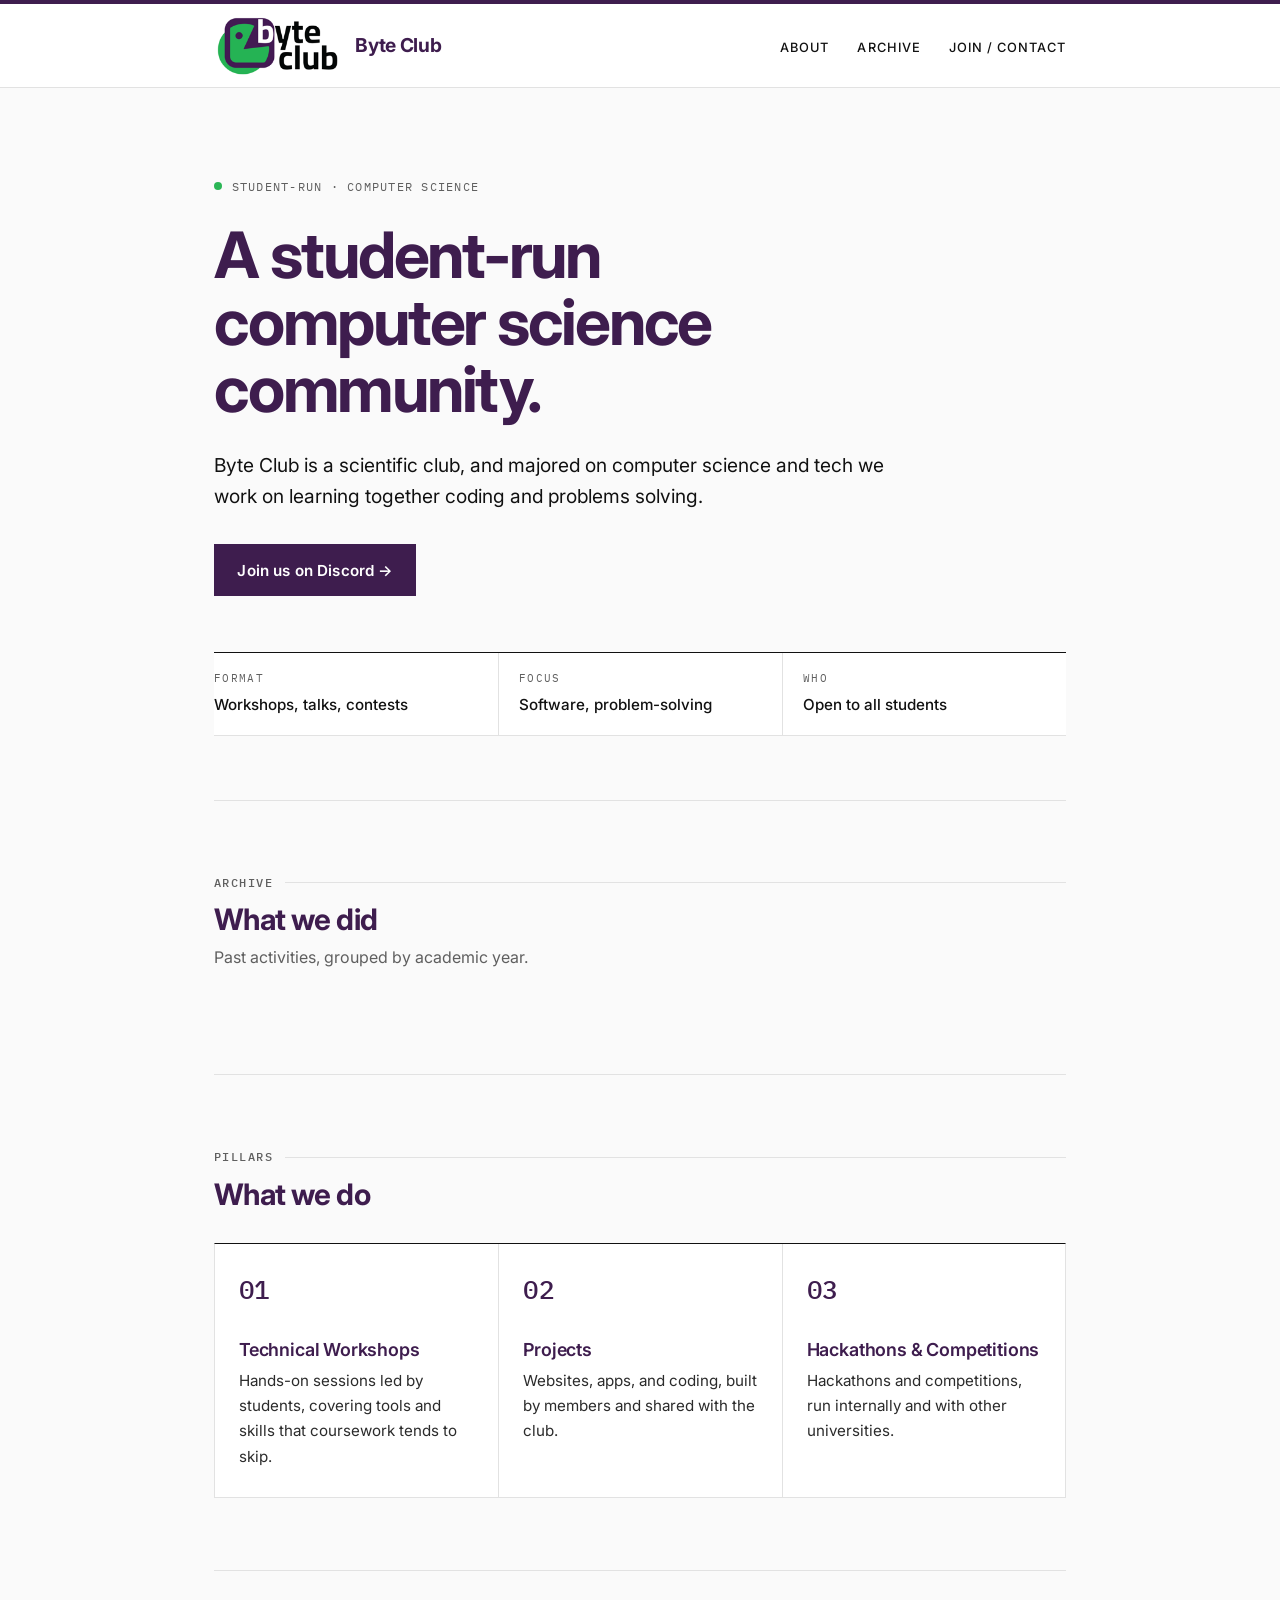
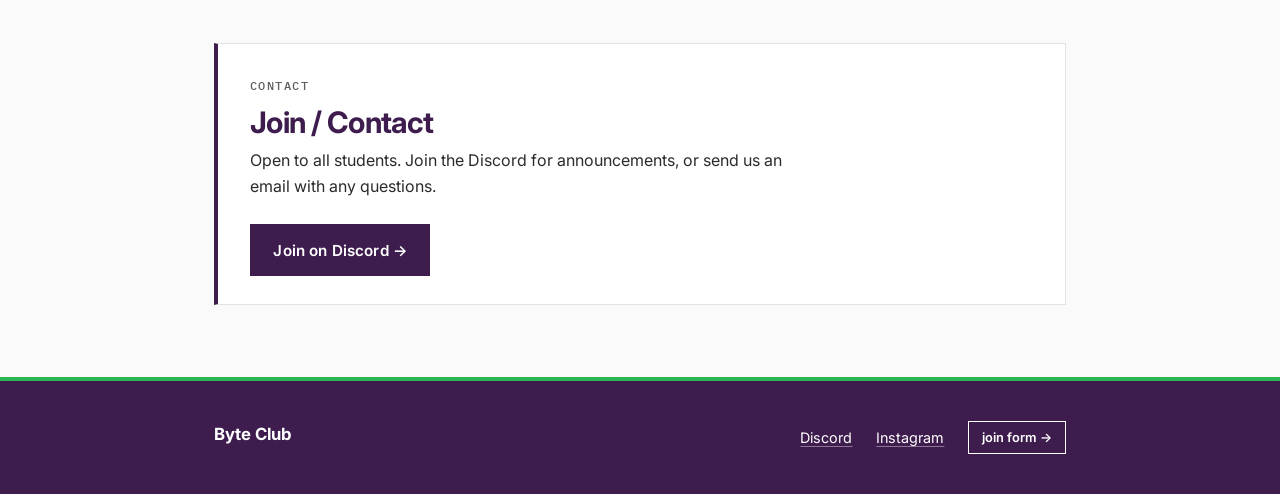
<file: index.html>
<!DOCTYPE html>
<html lang="en">
<head>
  <meta charset="utf-8">
  <meta name="viewport" content="width=device-width, initial-scale=1">
  <title>Byte Club — Computer Science Student Community</title>
  <meta name="description" content="Byte Club is a student-run computer science community focused on software engineering, Linux, problem-solving, and peer workshops.">
  <link rel="icon" href="logo.png">
  <link rel="preconnect" href="https://fonts.googleapis.com">
  <link rel="preconnect" href="https://fonts.gstatic.com" crossorigin>
  <link href="https://fonts.googleapis.com/css2?family=IBM+Plex+Mono:wght@400;500;600&family=Inter:wght@400;500;600;700&display=swap" rel="stylesheet">
  <link rel="stylesheet" href="styles.css">
</head>
<body>

  <header class="site-header">
    <div class="wrap header-inner">
      <a class="brand" href="#top" aria-label="Byte Club home">
        <img src="logo-trimmed.png" alt="Byte Club logo" width="127" height="64">
        <span>Byte Club</span>
      </a>
      <nav aria-label="Main">
        <ul class="nav-list">
          <li><a href="#about">About</a></li>
          <li><a href="#archive">Archive</a></li>
          <li><a href="#join">Join / Contact</a></li>
        </ul>
      </nav>
    </div>
  </header>

  <main id="top" class="wrap">

    <!-- INTRO -->
    <section class="intro" id="about" aria-labelledby="intro-title">
      <p class="eyebrow"><span class="dot" aria-hidden="true"></span> Student-run &middot; Computer Science</p>
      <h1 id="intro-title">A student-run computer science community.</h1>
      <p class="lead">
        Byte Club is a scientific club, and majored on computer science and tech
	we work on learning together coding and problems solving.
      </p>
      <p class="intro-action">
        <a class="button" href="https://discord.gg/gXWcXNUDS8">Join us on Discord</a>
      </p>

      <dl class="facts">
        <div>
          <dt>Format</dt>
          <dd>Workshops, talks, contests</dd>
        </div>
        <div>
          <dt>Focus</dt>
          <dd>Software, problem-solving</dd>
        </div>
        <div>
          <dt>Who</dt>
          <dd>Open to all students</dd>
        </div>
      </dl>
    </section>

    <!-- ARCHIVE -->
    <section class="archive" id="archive" aria-labelledby="archive-title">
      <p class="label">Archive</p>
      <h2 id="archive-title">What we did</h2>
      <p class="section-note">Past activities, grouped by academic year.</p>

      <!--
        TO ADD AN EVENT: copy one <li class="event">…</li> block into the right year's <ul>.
        TO ADD A YEAR:   copy a whole <details class="year">…</details> block.
        The visible category label is the text inside <span class="tag">.
      -->

      <!--
        EXAMPLE YEAR BLOCK (copy, remove the comment markers, and edit):

        <details class="year" open>
          <summary><span class="year-label">2025–2026</span> <span class="count">1 event</span></summary>
          <ul class="events">
            <li class="event">
              <time class="date" datetime="2026-04">Apr 2026</time>
              <div class="body">
                <h3>Event title</h3>
                <span class="tag">Workshop</span>
                <p>One or two sentences about what happened. <a href="#">Slides</a></p>
              </div>
            </li>
          </ul>
        </details>
      -->
    </section>

    <!-- WHAT WE DO -->
    <section class="pillars" aria-labelledby="pillars-title">
      <p class="label">Pillars</p>
      <h2 id="pillars-title">What we do</h2>
      <ol class="pillar-list">
        <li>
          <span class="num">01</span>
          <h3>Technical Workshops</h3>
          <p>Hands-on sessions led by students, covering tools and skills that coursework tends to skip.</p>
        </li>
        <li>
          <span class="num">02</span>
          <h3>Projects</h3>
          <p>Websites, apps, and coding, built by members and shared with the club.</p>
        </li>
        <li>
          <span class="num">03</span>
          <h3>Hackathons &amp; Competitions</h3>
          <p>Hackathons and competitions, run internally and with other universities.</p>
        </li>
      </ol>
    </section>

    <!-- JOIN -->
    <section class="join" id="join" aria-labelledby="join-title">
      <div class="join-box">
        <p class="label">Contact</p>
        <h2 id="join-title">Join / Contact</h2>
        <p>
          Open to all students. Join the Discord for announcements, or send us an email with any questions.
        </p>
        <p class="actions">
          <a class="button" href="https://discord.gg/gXWcXNUDS8">Join on Discord</a>
        </p>
      </div>
    </section>

  </main>

  <footer class="site-footer">
    <div class="wrap footer-inner">
      <p>
        <strong>Byte Club</strong>
      </p>
      <ul class="footer-links">
        <li><a href="https://discord.gg/gXWcXNUDS8">Discord</a></li>
        <li><a href="https://instagram.com/your-handle">Instagram</a></li>
	<li><a class="button-small" href="https://docs.google.com/forms/d/e/1FAIpQLScrSyM6Wy9qobDb9HOVKF51j3hU-xY_Z3qXXHcavGYluZx_Xw/viewform?utm_source=ig&utm_medium=social&utm_content=link_in_bio&fbclid=PAZXh0bgNhZW0CMTEAcGRvZgJzcnRjBmFwcF9pZA81NjcwNjczNDMzNTI0MjcAAaeiAYCFGHyS2YrmpryXDgKaIS-xdRZYkLSkx0YP0UypBb3DixYew_kSygztvQ_aem_sHxJ78GbxFtKIhqsnRzYjQ">join form</a></li>
      </ul>
    </div>
  </footer>

</body>
</html>
</file>
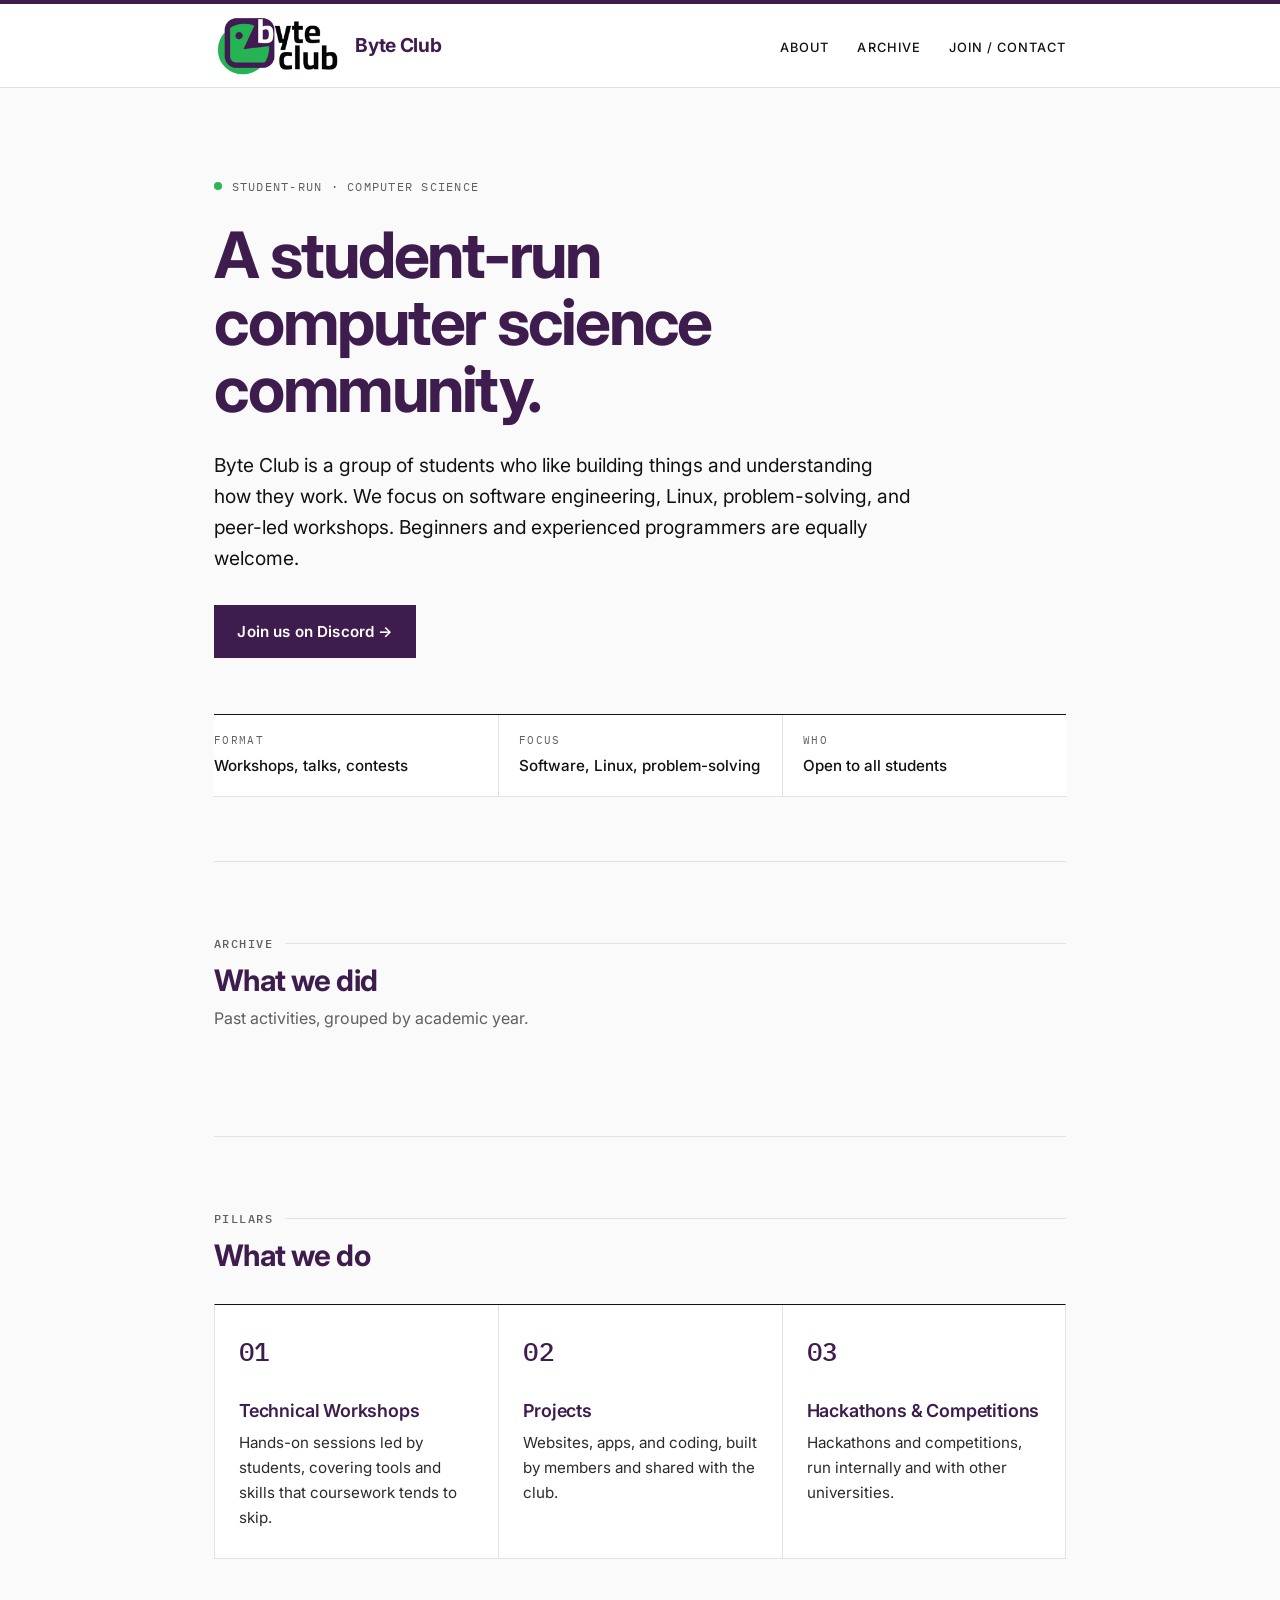
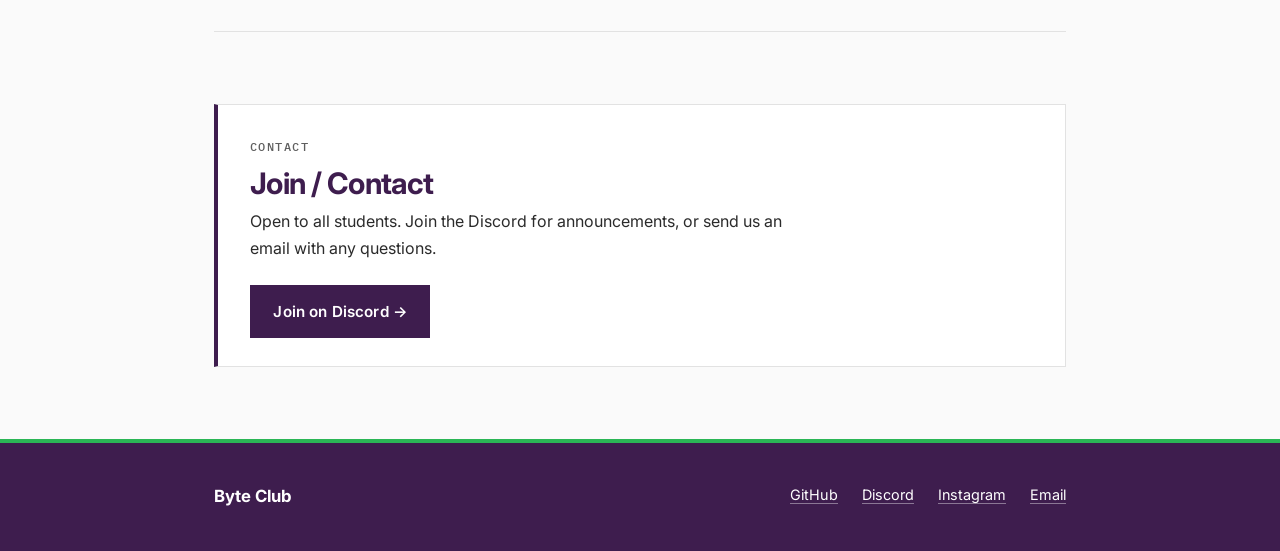
<file: byte-club/index.html>
<!DOCTYPE html>
<html lang="en">
<head>
  <meta charset="utf-8">
  <meta name="viewport" content="width=device-width, initial-scale=1">
  <title>Byte Club — Computer Science Student Community</title>
  <meta name="description" content="Byte Club is a student-run computer science community focused on software engineering, Linux, problem-solving, and peer workshops.">
  <link rel="icon" href="logo.png">
  <link rel="preconnect" href="https://fonts.googleapis.com">
  <link rel="preconnect" href="https://fonts.gstatic.com" crossorigin>
  <link href="https://fonts.googleapis.com/css2?family=IBM+Plex+Mono:wght@400;500;600&family=Inter:wght@400;500;600;700&display=swap" rel="stylesheet">
  <link rel="stylesheet" href="styles.css">
</head>
<body>

  <header class="site-header">
    <div class="wrap header-inner">
      <a class="brand" href="#top" aria-label="Byte Club home">
        <img src="logo-trimmed.png" alt="Byte Club logo" width="127" height="64">
        <span>Byte Club</span>
      </a>
      <nav aria-label="Main">
        <ul class="nav-list">
          <li><a href="#about">About</a></li>
          <li><a href="#archive">Archive</a></li>
          <li><a href="#join">Join / Contact</a></li>
        </ul>
      </nav>
    </div>
  </header>

  <main id="top" class="wrap">

    <!-- INTRO -->
    <section class="intro" id="about" aria-labelledby="intro-title">
      <p class="eyebrow"><span class="dot" aria-hidden="true"></span> Student-run &middot; Computer Science</p>
      <h1 id="intro-title">A student-run computer science community.</h1>
      <p class="lead">
        Byte Club is a group of students who like building things and understanding how they work.
        We focus on software engineering, Linux, problem-solving, and peer-led workshops.
        Beginners and experienced programmers are equally welcome.
      </p>
      <p class="intro-action">
        <a class="button" href="https://discord.gg/gXWcXNUDS8">Join us on Discord</a>
      </p>

      <dl class="facts">
        <div>
          <dt>Format</dt>
          <dd>Workshops, talks, contests</dd>
        </div>
        <div>
          <dt>Focus</dt>
          <dd>Software, Linux, problem-solving</dd>
        </div>
        <div>
          <dt>Who</dt>
          <dd>Open to all students</dd>
        </div>
      </dl>
    </section>

    <!-- ARCHIVE -->
    <section class="archive" id="archive" aria-labelledby="archive-title">
      <p class="label">Archive</p>
      <h2 id="archive-title">What we did</h2>
      <p class="section-note">Past activities, grouped by academic year.</p>

      <!--
        TO ADD AN EVENT: copy one <li class="event">…</li> block into the right year's <ul>.
        TO ADD A YEAR:   copy a whole <details class="year">…</details> block.
        The visible category label is the text inside <span class="tag">.
      -->

      <!--
        EXAMPLE YEAR BLOCK (copy, remove the comment markers, and edit):

        <details class="year" open>
          <summary><span class="year-label">2025–2026</span> <span class="count">1 event</span></summary>
          <ul class="events">
            <li class="event">
              <time class="date" datetime="2026-04">Apr 2026</time>
              <div class="body">
                <h3>Event title</h3>
                <span class="tag">Workshop</span>
                <p>One or two sentences about what happened. <a href="#">Slides</a></p>
              </div>
            </li>
          </ul>
        </details>
      -->
    </section>

    <!-- WHAT WE DO -->
    <section class="pillars" aria-labelledby="pillars-title">
      <p class="label">Pillars</p>
      <h2 id="pillars-title">What we do</h2>
      <ol class="pillar-list">
        <li>
          <span class="num">01</span>
          <h3>Technical Workshops</h3>
          <p>Hands-on sessions led by students, covering tools and skills that coursework tends to skip.</p>
        </li>
        <li>
          <span class="num">02</span>
          <h3>Projects</h3>
          <p>Websites, apps, and coding, built by members and shared with the club.</p>
        </li>
        <li>
          <span class="num">03</span>
          <h3>Hackathons &amp; Competitions</h3>
          <p>Hackathons and competitions, run internally and with other universities.</p>
        </li>
      </ol>
    </section>

    <!-- JOIN -->
    <section class="join" id="join" aria-labelledby="join-title">
      <div class="join-box">
        <p class="label">Contact</p>
        <h2 id="join-title">Join / Contact</h2>
        <p>
          Open to all students. Join the Discord for announcements, or send us an email with any questions.
        </p>
        <p class="actions">
          <a class="button" href="https://discord.gg/gXWcXNUDS8">Join on Discord</a>
        </p>
      </div>
    </section>

  </main>

  <footer class="site-footer">
    <div class="wrap footer-inner">
      <p>
        <strong>Byte Club</strong>
      </p>
      <ul class="footer-links">
        <li><a href="https://github.com/your-org">GitHub</a></li>
        <li><a href="https://discord.gg/gXWcXNUDS8">Discord</a></li>
        <li><a href="https://instagram.com/your-handle">Instagram</a></li>
        <li><a href="mailto:byteclub@university.edu">Email</a></li>
      </ul>
    </div>
  </footer>

</body>
</html>
</file>
<file: styles.css>
/* Byte Club — plain CSS, no dependencies */

:root {
  --paper: #fafafa;
  --white: #ffffff;
  --ink: #111111;
  --body: #2b2b2b;
  --muted: #5f5f5f;
  --line: #e2e2e2;
  --plum: #3e1d4e;
  --green: #2bb656;

  --sans: "Inter", "IBM Plex Sans", system-ui, -apple-system, "Segoe UI", Roboto, Helvetica, Arial, sans-serif;
  --mono: "IBM Plex Mono", ui-monospace, SFMono-Regular, Menlo, Consolas, monospace;

  --max: 900px;
}

*, *::before, *::after { box-sizing: border-box; }

html { scroll-behavior: smooth; scroll-padding-top: 6rem; }

body {
  margin: 0;
  background: var(--paper);
  color: var(--body);
  font-family: var(--sans);
  font-size: 1rem;
  line-height: 1.65;
  -webkit-text-size-adjust: 100%;
  -webkit-font-smoothing: antialiased;
}

::selection { background: var(--plum); color: #fff; }

img { max-width: 100%; display: block; }

a {
  color: var(--plum);
  text-decoration-thickness: 1px;
  text-underline-offset: 3px;
  text-decoration-color: rgba(62, 29, 78, 0.35);
}
a:hover {
  color: var(--plum);
  text-decoration-color: var(--green);
  text-decoration-thickness: 2px;
}
a:focus-visible,
summary:focus-visible {
  outline: 2px solid var(--plum);
  outline-offset: 3px;
}

h1, h2, h3 {
  color: var(--plum);
  line-height: 1.15;
  margin: 0;
}

p { margin: 0 0 1rem; }

ul, ol { margin: 0; padding: 0; list-style: none; }

.wrap {
  max-width: var(--max);
  margin: 0 auto;
  padding: 0 1.5rem;
}

/* ---- header --------- */

.site-header {
  position: sticky;
  top: 0;
  z-index: 10;
  background: var(--white);
  border-top: 4px solid var(--plum);
  border-bottom: 1px solid var(--line);
}

.header-inner {
  display: flex;
  align-items: center;
  justify-content: space-between;
  gap: 1rem;
  padding-top: 0.6rem;
  padding-bottom: 0.6rem;
}

.brand {
  display: flex;
  align-items: center;
  gap: 0.9rem;
  color: var(--plum);
  text-decoration: none;
  font-weight: 700;
  font-size: 1.2rem;
  letter-spacing: -0.015em;
}
.brand img { height: 64px; width: auto; }
.brand:hover { color: var(--plum); }

.nav-list { display: flex; gap: 1.75rem; }
.nav-list a {
  color: var(--ink);
  text-decoration: none;
  font-size: 0.8rem;
  font-weight: 500;
  text-transform: uppercase;
  letter-spacing: 0.08em;
  padding: 0.35rem 0;
  border-bottom: 2px solid transparent;
}
.nav-list a:hover { color: var(--plum); border-bottom-color: var(--green); }

/* ---------- sections ---------- */

main > section { padding: 4.5rem 0; border-bottom: 1px solid var(--line); }
main > section:last-child { border-bottom: 0; }

.label {
  font-family: var(--mono);
  font-size: 0.75rem;
  font-weight: 500;
  text-transform: uppercase;
  letter-spacing: 0.12em;
  color: var(--muted);
  margin-bottom: 0.6rem;
  display: flex;
  align-items: center;
  gap: 0.75rem;
}
.label::after {
  content: "";
  flex: 1;
  height: 1px;
  background: var(--line);
}

h2 {
  font-size: 1.85rem;
  font-weight: 700;
  letter-spacing: -0.02em;
  margin-bottom: 0.5rem;
}

.section-note { color: var(--muted); margin-bottom: 2rem; }

/* ---------- Intro ---------- */

.intro { padding-top: 5.5rem; padding-bottom: 4rem; }

.eyebrow {
  display: flex;
  align-items: center;
  gap: 0.6rem;
  font-family: var(--mono);
  font-size: 0.78rem;
  text-transform: uppercase;
  letter-spacing: 0.1em;
  color: var(--muted);
  margin-bottom: 1.5rem;
}
.dot {
  width: 8px;
  height: 8px;
  border-radius: 50%;
  background: var(--green);
}

h1 {
  font-size: clamp(2.4rem, 6.5vw, 4rem);
  font-weight: 700;
  letter-spacing: -0.035em;
  line-height: 1.05;
  max-width: 14ch;
  margin-bottom: 1.75rem;
}

.lead {
  font-size: 1.2rem;
  line-height: 1.6;
  max-width: 58ch;
  color: var(--ink);
  margin-bottom: 2rem;
}

.intro-action { margin-bottom: 3.5rem; }

.button {
  display: inline-block;
  background: var(--plum);
  color: #fff;
  text-decoration: none;
  padding: 0.8rem 1.4rem;
  border: 1px solid var(--plum);
  font-weight: 600;
  font-size: 0.95rem;
  letter-spacing: 0.01em;
  transition: background 0.15s, color 0.15s;
}
.button::after { content: "  →"; }
.button:hover {
  background: var(--white);
  color: var(--plum);
  text-decoration: none;
  box-shadow: inset 0 -3px 0 var(--green);
}

/* Fact strip */

.facts {
  display: grid;
  grid-template-columns: repeat(3, 1fr);
  margin: 0;
  border-top: 1px solid var(--ink);
  border-bottom: 1px solid var(--line);
  background: var(--white);
}
.facts > div { padding: 1rem 1.25rem 1.1rem 0; }
.facts > div + div { padding-left: 1.25rem; border-left: 1px solid var(--line); }
.facts dt {
  font-family: var(--mono);
  font-size: 0.7rem;
  text-transform: uppercase;
  letter-spacing: 0.12em;
  color: var(--muted);
  margin-bottom: 0.25rem;
}
.facts dd { margin: 0; font-size: 0.95rem; color: var(--ink); font-weight: 500; }

/* ---------- Archive ---------- */

.year { border-top: 1px solid var(--line); }
.year:last-of-type { border-bottom: 1px solid var(--line); }
.year[open] { border-top-color: var(--ink); }

.year summary {
  display: flex;
  align-items: baseline;
  gap: 1rem;
  padding: 1.1rem 0;
  cursor: pointer;
  list-style: none;
}
.year summary::-webkit-details-marker { display: none; }

.year summary::before {
  content: "+";
  font-family: var(--mono);
  font-size: 1.1rem;
  color: var(--muted);
  width: 1.1rem;
  flex: none;
}
.year[open] summary::before { content: "–"; color: var(--plum); }

.year-label {
  font-family: var(--mono);
  font-size: 1.2rem;
  font-weight: 600;
  color: var(--plum);
  text-decoration: underline;
  text-decoration-color: transparent;
  text-decoration-thickness: 2px;
  text-underline-offset: 5px;
}
.year summary:hover .year-label { text-decoration-color: var(--green); }

.count {
  font-family: var(--mono);
  font-size: 0.75rem;
  color: var(--muted);
  margin-left: auto;
}

.events { padding-bottom: 1.25rem; }

.event {
  display: grid;
  grid-template-columns: 8rem 1fr;
  gap: 1rem;
  padding: 1.3rem 0.9rem;
  margin: 0 -0.9rem;
  border-top: 1px solid var(--line);
  transition: background 0.15s;
}
.event:first-child { border-top-color: var(--line); }
.event:hover {
  background: var(--white);
  box-shadow: inset 3px 0 0 var(--green);
}

.date {
  font-family: var(--mono);
  font-size: 0.82rem;
  color: var(--muted);
  padding-top: 0.25rem;
}

.event h3 {
  display: inline;
  font-size: 1.08rem;
  font-weight: 600;
  letter-spacing: -0.01em;
  color: var(--ink);
  margin-right: 0.6rem;
}

.tag {
  display: inline-block;
  font-family: var(--mono);
  font-size: 0.68rem;
  font-weight: 500;
  text-transform: uppercase;
  letter-spacing: 0.06em;
  padding: 0.12rem 0.55rem 0.12rem 1.15rem;
  border: 1px solid var(--line);
  background: var(--white);
  color: var(--body);
  vertical-align: middle;
  position: relative;
}
.tag::before {
  content: "";
  position: absolute;
  left: 0.5rem;
  top: 50%;
  width: 5px;
  height: 5px;
  margin-top: -2.5px;
  border-radius: 50%;
  background: var(--green);
}

.event p { margin: 0.55rem 0 0; color: var(--body); max-width: 62ch; }
.event p a {
  font-family: var(--mono);
  font-size: 0.82rem;
  margin-left: 0.25rem;
  white-space: nowrap;
}
.event p a::after { content: " ↗"; }

/* ---------- Pillars ---------- */

.pillar-list {
  display: grid;
  grid-template-columns: repeat(3, 1fr);
  margin-top: 2rem;
  border: 1px solid var(--line);
  border-top: 1px solid var(--ink);
  background: var(--white);
}
.pillar-list li {
  padding: 1.6rem 1.5rem 1.75rem;
  transition: box-shadow 0.15s;
}
.pillar-list li + li { border-left: 1px solid var(--line); }
.pillar-list li:hover { box-shadow: inset 0 -3px 0 var(--green); }

.num {
  display: block;
  font-family: var(--mono);
  font-size: 1.6rem;
  font-weight: 500;
  color: var(--plum);
  letter-spacing: -0.02em;
  margin-bottom: 1.75rem;
}
.pillar-list h3 {
  font-size: 1.12rem;
  font-weight: 600;
  letter-spacing: -0.01em;
  margin-bottom: 0.5rem;
}
.pillar-list p { color: var(--body); font-size: 0.95rem; margin: 0; }

/* ---------- Join ---------- */

.join-box {
  background: var(--white);
  border: 1px solid var(--line);
  border-left: 4px solid var(--plum);
  padding: 2rem 2rem 1.75rem;
}
.join p { max-width: 55ch; }
.join .label::after { display: none; }
.actions {
  display: flex;
  flex-wrap: wrap;
  align-items: center;
  gap: 1.5rem;
  margin: 1.5rem 0 0;
}
.text-link { font-family: var(--mono); font-size: 0.9rem; }

/* ---------- Footer ---------- */

.site-footer {
  background: var(--plum);
  color: #e9e0ee;
  font-size: 0.9rem;
  border-top: 4px solid var(--green);
}
.footer-inner {
  display: flex;
  justify-content: space-between;
  align-items: flex-start;
  gap: 1.5rem;
  padding-top: 2.5rem;
  padding-bottom: 2.5rem;
}
.footer-inner p { margin: 0; }
.footer-inner strong { color: #fff; font-size: 1.05rem; }
.footer-links { display: flex; flex-wrap: wrap; gap: 1.5rem; }
.footer-links a {
  color: #fff;
  text-decoration-color: rgba(255, 255, 255, 0.4);
}
.footer-links a:hover {
  color: #fff;
  text-decoration-color: var(--green);
}
.site-footer a:focus-visible { outline-color: #fff; }
.footer-links { align-items: center; }
.footer-links a.button-small {
  display: inline-block;
  padding: 0.3rem 0.8rem;
  border: 1px solid #fff;
  font-size: 0.8rem;
  font-weight: 600;
  text-decoration: none;
  transition: background 0.15s, color 0.15s;
}
.footer-links a.button-small::after { content: " →"; }
.footer-links a.button-small:hover {
  background: #fff;
  color: var(--plum);
  box-shadow: inset 0 -3px 0 var(--green);
}

/* ---------- Responsive ---------- */

@media (max-width: 720px) {
  html { scroll-padding-top: 1rem; }
  .site-header { position: static; }
  .header-inner { flex-direction: column; align-items: flex-start; gap: 0.5rem; }
  .brand img { height: 56px; }
  .nav-list { gap: 1.25rem; flex-wrap: wrap; }

  main > section { padding: 3rem 0; }
  .intro { padding-top: 3rem; }
  .intro-action { margin-bottom: 2.5rem; }

  .facts { grid-template-columns: 1fr; }
  .facts > div,
  .facts > div + div { padding: 0.85rem 0; border-left: 0; }
  .facts > div + div { border-top: 1px solid var(--line); }

  h2 { font-size: 1.6rem; }

  .event { grid-template-columns: 1fr; gap: 0.25rem; margin: 0 -0.5rem; padding: 1.2rem 0.5rem; }

  .pillar-list { grid-template-columns: 1fr; }
  .pillar-list li + li { border-left: 0; border-top: 1px solid var(--line); }

  .join-box { padding: 1.5rem 1.25rem; }

  .footer-inner { flex-direction: column; }
}

@media (prefers-reduced-motion: reduce) {
  html { scroll-behavior: auto; }
  * { transition: none !important; }
}
</file>
<file: byte-club/styles.css>
/* Byte Club — plain CSS, no dependencies */

:root {
  --paper: #fafafa;
  --white: #ffffff;
  --ink: #111111;
  --body: #2b2b2b;
  --muted: #5f5f5f;
  --line: #e2e2e2;
  --plum: #3e1d4e;
  --green: #2bb656;

  --sans: "Inter", "IBM Plex Sans", system-ui, -apple-system, "Segoe UI", Roboto, Helvetica, Arial, sans-serif;
  --mono: "IBM Plex Mono", ui-monospace, SFMono-Regular, Menlo, Consolas, monospace;

  --max: 900px;
}

*, *::before, *::after { box-sizing: border-box; }

html { scroll-behavior: smooth; scroll-padding-top: 6rem; }

body {
  margin: 0;
  background: var(--paper);
  color: var(--body);
  font-family: var(--sans);
  font-size: 1rem;
  line-height: 1.65;
  -webkit-text-size-adjust: 100%;
  -webkit-font-smoothing: antialiased;
}

::selection { background: var(--plum); color: #fff; }

img { max-width: 100%; display: block; }

a {
  color: var(--plum);
  text-decoration-thickness: 1px;
  text-underline-offset: 3px;
  text-decoration-color: rgba(62, 29, 78, 0.35);
}
a:hover {
  color: var(--plum);
  text-decoration-color: var(--green);
  text-decoration-thickness: 2px;
}
a:focus-visible,
summary:focus-visible {
  outline: 2px solid var(--plum);
  outline-offset: 3px;
}

h1, h2, h3 {
  color: var(--plum);
  line-height: 1.15;
  margin: 0;
}

p { margin: 0 0 1rem; }

ul, ol { margin: 0; padding: 0; list-style: none; }

.wrap {
  max-width: var(--max);
  margin: 0 auto;
  padding: 0 1.5rem;
}

/* ---------- Header ---------- */

.site-header {
  position: sticky;
  top: 0;
  z-index: 10;
  background: var(--white);
  border-top: 4px solid var(--plum);
  border-bottom: 1px solid var(--line);
}

.header-inner {
  display: flex;
  align-items: center;
  justify-content: space-between;
  gap: 1rem;
  padding-top: 0.6rem;
  padding-bottom: 0.6rem;
}

.brand {
  display: flex;
  align-items: center;
  gap: 0.9rem;
  color: var(--plum);
  text-decoration: none;
  font-weight: 700;
  font-size: 1.2rem;
  letter-spacing: -0.015em;
}
.brand img { height: 64px; width: auto; }
.brand:hover { color: var(--plum); }

.nav-list { display: flex; gap: 1.75rem; }
.nav-list a {
  color: var(--ink);
  text-decoration: none;
  font-size: 0.8rem;
  font-weight: 500;
  text-transform: uppercase;
  letter-spacing: 0.08em;
  padding: 0.35rem 0;
  border-bottom: 2px solid transparent;
}
.nav-list a:hover { color: var(--plum); border-bottom-color: var(--green); }

/* ---------- Sections ---------- */

main > section { padding: 4.5rem 0; border-bottom: 1px solid var(--line); }
main > section:last-child { border-bottom: 0; }

.label {
  font-family: var(--mono);
  font-size: 0.75rem;
  font-weight: 500;
  text-transform: uppercase;
  letter-spacing: 0.12em;
  color: var(--muted);
  margin-bottom: 0.6rem;
  display: flex;
  align-items: center;
  gap: 0.75rem;
}
.label::after {
  content: "";
  flex: 1;
  height: 1px;
  background: var(--line);
}

h2 {
  font-size: 1.85rem;
  font-weight: 700;
  letter-spacing: -0.02em;
  margin-bottom: 0.5rem;
}

.section-note { color: var(--muted); margin-bottom: 2rem; }

/* ---------- Intro ---------- */

.intro { padding-top: 5.5rem; padding-bottom: 4rem; }

.eyebrow {
  display: flex;
  align-items: center;
  gap: 0.6rem;
  font-family: var(--mono);
  font-size: 0.78rem;
  text-transform: uppercase;
  letter-spacing: 0.1em;
  color: var(--muted);
  margin-bottom: 1.5rem;
}
.dot {
  width: 8px;
  height: 8px;
  border-radius: 50%;
  background: var(--green);
}

h1 {
  font-size: clamp(2.4rem, 6.5vw, 4rem);
  font-weight: 700;
  letter-spacing: -0.035em;
  line-height: 1.05;
  max-width: 14ch;
  margin-bottom: 1.75rem;
}

.lead {
  font-size: 1.2rem;
  line-height: 1.6;
  max-width: 58ch;
  color: var(--ink);
  margin-bottom: 2rem;
}

.intro-action { margin-bottom: 3.5rem; }

.button {
  display: inline-block;
  background: var(--plum);
  color: #fff;
  text-decoration: none;
  padding: 0.8rem 1.4rem;
  border: 1px solid var(--plum);
  font-weight: 600;
  font-size: 0.95rem;
  letter-spacing: 0.01em;
  transition: background 0.15s, color 0.15s;
}
.button::after { content: "  →"; }
.button:hover {
  background: var(--white);
  color: var(--plum);
  text-decoration: none;
  box-shadow: inset 0 -3px 0 var(--green);
}

/* Fact strip */

.facts {
  display: grid;
  grid-template-columns: repeat(3, 1fr);
  margin: 0;
  border-top: 1px solid var(--ink);
  border-bottom: 1px solid var(--line);
  background: var(--white);
}
.facts > div { padding: 1rem 1.25rem 1.1rem 0; }
.facts > div + div { padding-left: 1.25rem; border-left: 1px solid var(--line); }
.facts dt {
  font-family: var(--mono);
  font-size: 0.7rem;
  text-transform: uppercase;
  letter-spacing: 0.12em;
  color: var(--muted);
  margin-bottom: 0.25rem;
}
.facts dd { margin: 0; font-size: 0.95rem; color: var(--ink); font-weight: 500; }

/* ---------- Archive ---------- */

.year { border-top: 1px solid var(--line); }
.year:last-of-type { border-bottom: 1px solid var(--line); }
.year[open] { border-top-color: var(--ink); }

.year summary {
  display: flex;
  align-items: baseline;
  gap: 1rem;
  padding: 1.1rem 0;
  cursor: pointer;
  list-style: none;
}
.year summary::-webkit-details-marker { display: none; }

.year summary::before {
  content: "+";
  font-family: var(--mono);
  font-size: 1.1rem;
  color: var(--muted);
  width: 1.1rem;
  flex: none;
}
.year[open] summary::before { content: "–"; color: var(--plum); }

.year-label {
  font-family: var(--mono);
  font-size: 1.2rem;
  font-weight: 600;
  color: var(--plum);
  text-decoration: underline;
  text-decoration-color: transparent;
  text-decoration-thickness: 2px;
  text-underline-offset: 5px;
}
.year summary:hover .year-label { text-decoration-color: var(--green); }

.count {
  font-family: var(--mono);
  font-size: 0.75rem;
  color: var(--muted);
  margin-left: auto;
}

.events { padding-bottom: 1.25rem; }

.event {
  display: grid;
  grid-template-columns: 8rem 1fr;
  gap: 1rem;
  padding: 1.3rem 0.9rem;
  margin: 0 -0.9rem;
  border-top: 1px solid var(--line);
  transition: background 0.15s;
}
.event:first-child { border-top-color: var(--line); }
.event:hover {
  background: var(--white);
  box-shadow: inset 3px 0 0 var(--green);
}

.date {
  font-family: var(--mono);
  font-size: 0.82rem;
  color: var(--muted);
  padding-top: 0.25rem;
}

.event h3 {
  display: inline;
  font-size: 1.08rem;
  font-weight: 600;
  letter-spacing: -0.01em;
  color: var(--ink);
  margin-right: 0.6rem;
}

.tag {
  display: inline-block;
  font-family: var(--mono);
  font-size: 0.68rem;
  font-weight: 500;
  text-transform: uppercase;
  letter-spacing: 0.06em;
  padding: 0.12rem 0.55rem 0.12rem 1.15rem;
  border: 1px solid var(--line);
  background: var(--white);
  color: var(--body);
  vertical-align: middle;
  position: relative;
}
.tag::before {
  content: "";
  position: absolute;
  left: 0.5rem;
  top: 50%;
  width: 5px;
  height: 5px;
  margin-top: -2.5px;
  border-radius: 50%;
  background: var(--green);
}

.event p { margin: 0.55rem 0 0; color: var(--body); max-width: 62ch; }
.event p a {
  font-family: var(--mono);
  font-size: 0.82rem;
  margin-left: 0.25rem;
  white-space: nowrap;
}
.event p a::after { content: " ↗"; }

/* ---------- Pillars ---------- */

.pillar-list {
  display: grid;
  grid-template-columns: repeat(3, 1fr);
  margin-top: 2rem;
  border: 1px solid var(--line);
  border-top: 1px solid var(--ink);
  background: var(--white);
}
.pillar-list li {
  padding: 1.6rem 1.5rem 1.75rem;
  transition: box-shadow 0.15s;
}
.pillar-list li + li { border-left: 1px solid var(--line); }
.pillar-list li:hover { box-shadow: inset 0 -3px 0 var(--green); }

.num {
  display: block;
  font-family: var(--mono);
  font-size: 1.6rem;
  font-weight: 500;
  color: var(--plum);
  letter-spacing: -0.02em;
  margin-bottom: 1.75rem;
}
.pillar-list h3 {
  font-size: 1.12rem;
  font-weight: 600;
  letter-spacing: -0.01em;
  margin-bottom: 0.5rem;
}
.pillar-list p { color: var(--body); font-size: 0.95rem; margin: 0; }

/* ---------- Join ---------- */

.join-box {
  background: var(--white);
  border: 1px solid var(--line);
  border-left: 4px solid var(--plum);
  padding: 2rem 2rem 1.75rem;
}
.join p { max-width: 55ch; }
.join .label::after { display: none; }
.actions {
  display: flex;
  flex-wrap: wrap;
  align-items: center;
  gap: 1.5rem;
  margin: 1.5rem 0 0;
}
.text-link { font-family: var(--mono); font-size: 0.9rem; }

/* ---------- Footer ---------- */

.site-footer {
  background: var(--plum);
  color: #e9e0ee;
  font-size: 0.9rem;
  border-top: 4px solid var(--green);
}
.footer-inner {
  display: flex;
  justify-content: space-between;
  align-items: flex-start;
  gap: 1.5rem;
  padding-top: 2.5rem;
  padding-bottom: 2.5rem;
}
.footer-inner p { margin: 0; }
.footer-inner strong { color: #fff; font-size: 1.05rem; }
.footer-links { display: flex; flex-wrap: wrap; gap: 1.5rem; }
.footer-links a {
  color: #fff;
  text-decoration-color: rgba(255, 255, 255, 0.4);
}
.footer-links a:hover {
  color: #fff;
  text-decoration-color: var(--green);
}
.site-footer a:focus-visible { outline-color: #fff; }

/* ---------- Responsive ---------- */

@media (max-width: 720px) {
  html { scroll-padding-top: 1rem; }
  .site-header { position: static; }
  .header-inner { flex-direction: column; align-items: flex-start; gap: 0.5rem; }
  .brand img { height: 56px; }
  .nav-list { gap: 1.25rem; flex-wrap: wrap; }

  main > section { padding: 3rem 0; }
  .intro { padding-top: 3rem; }
  .intro-action { margin-bottom: 2.5rem; }

  .facts { grid-template-columns: 1fr; }
  .facts > div,
  .facts > div + div { padding: 0.85rem 0; border-left: 0; }
  .facts > div + div { border-top: 1px solid var(--line); }

  h2 { font-size: 1.6rem; }

  .event { grid-template-columns: 1fr; gap: 0.25rem; margin: 0 -0.5rem; padding: 1.2rem 0.5rem; }

  .pillar-list { grid-template-columns: 1fr; }
  .pillar-list li + li { border-left: 0; border-top: 1px solid var(--line); }

  .join-box { padding: 1.5rem 1.25rem; }

  .footer-inner { flex-direction: column; }
}

@media (prefers-reduced-motion: reduce) {
  html { scroll-behavior: auto; }
  * { transition: none !important; }
}
</file>
